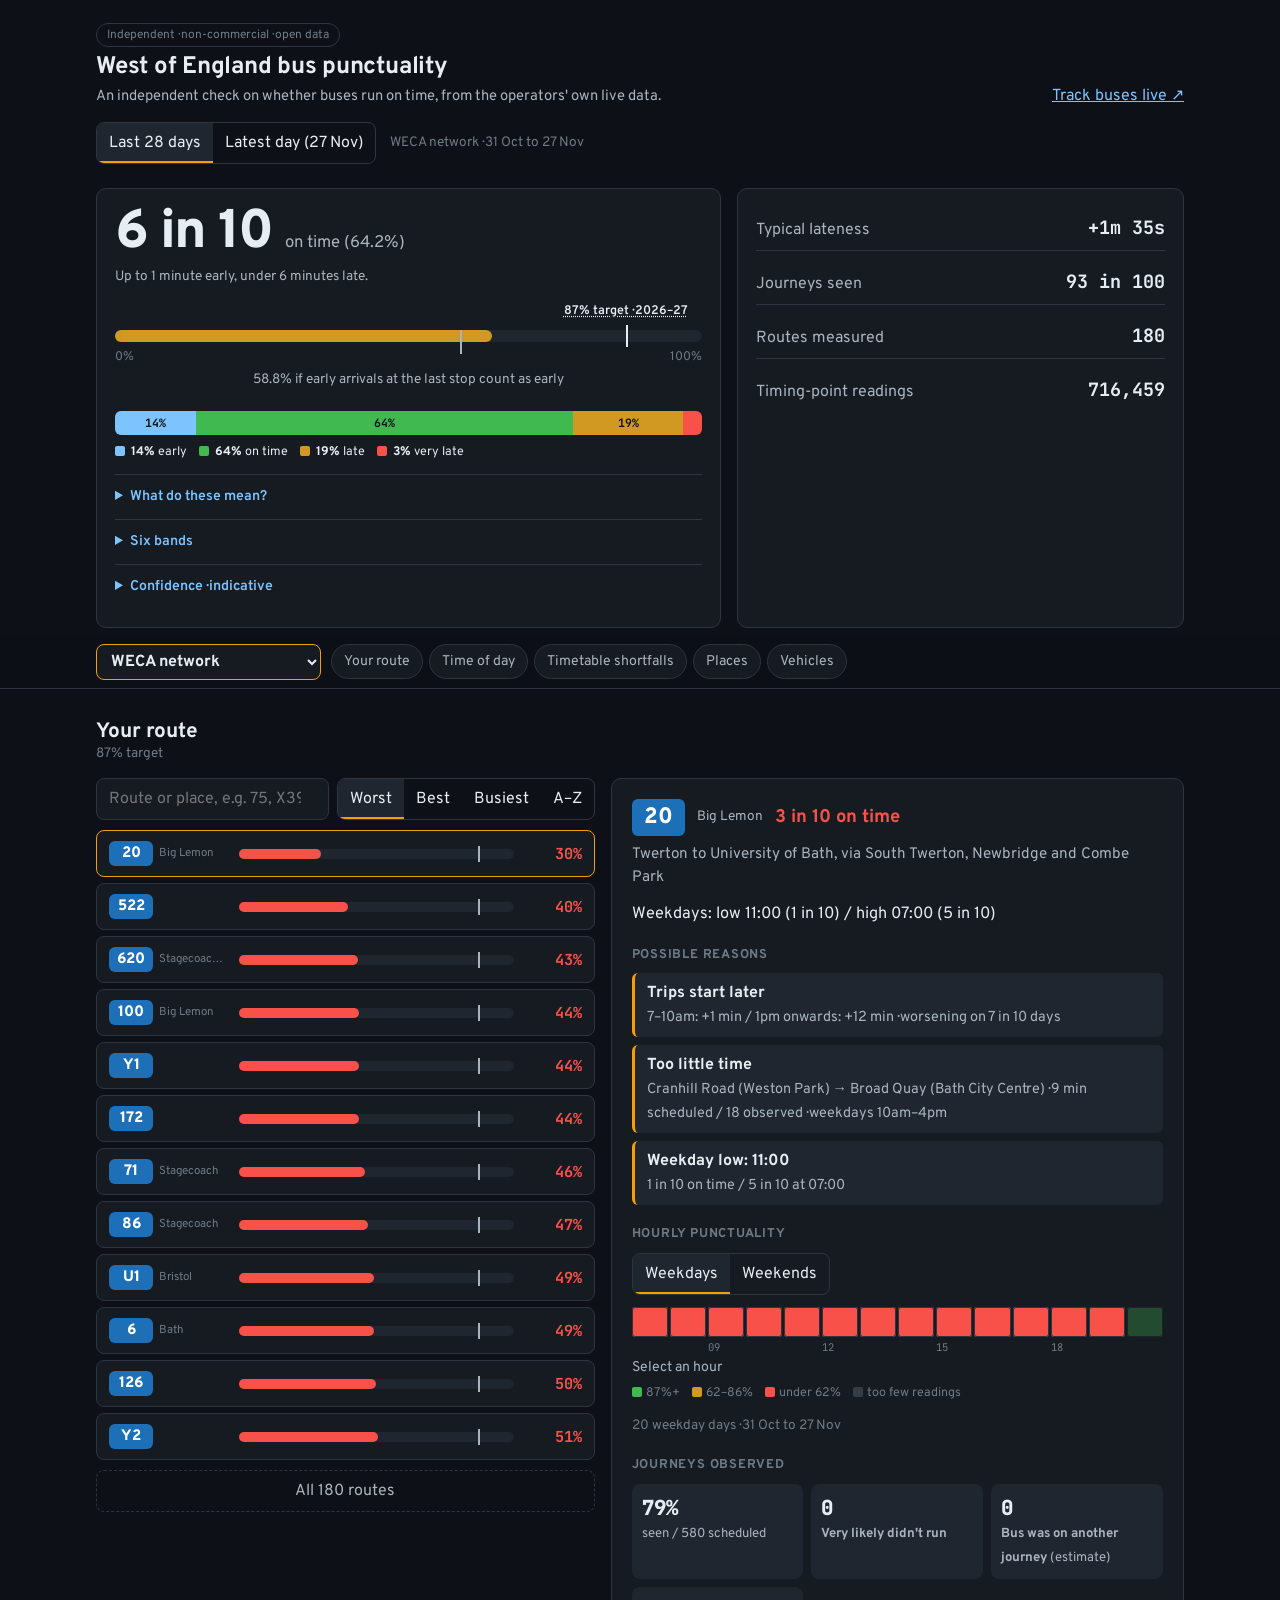
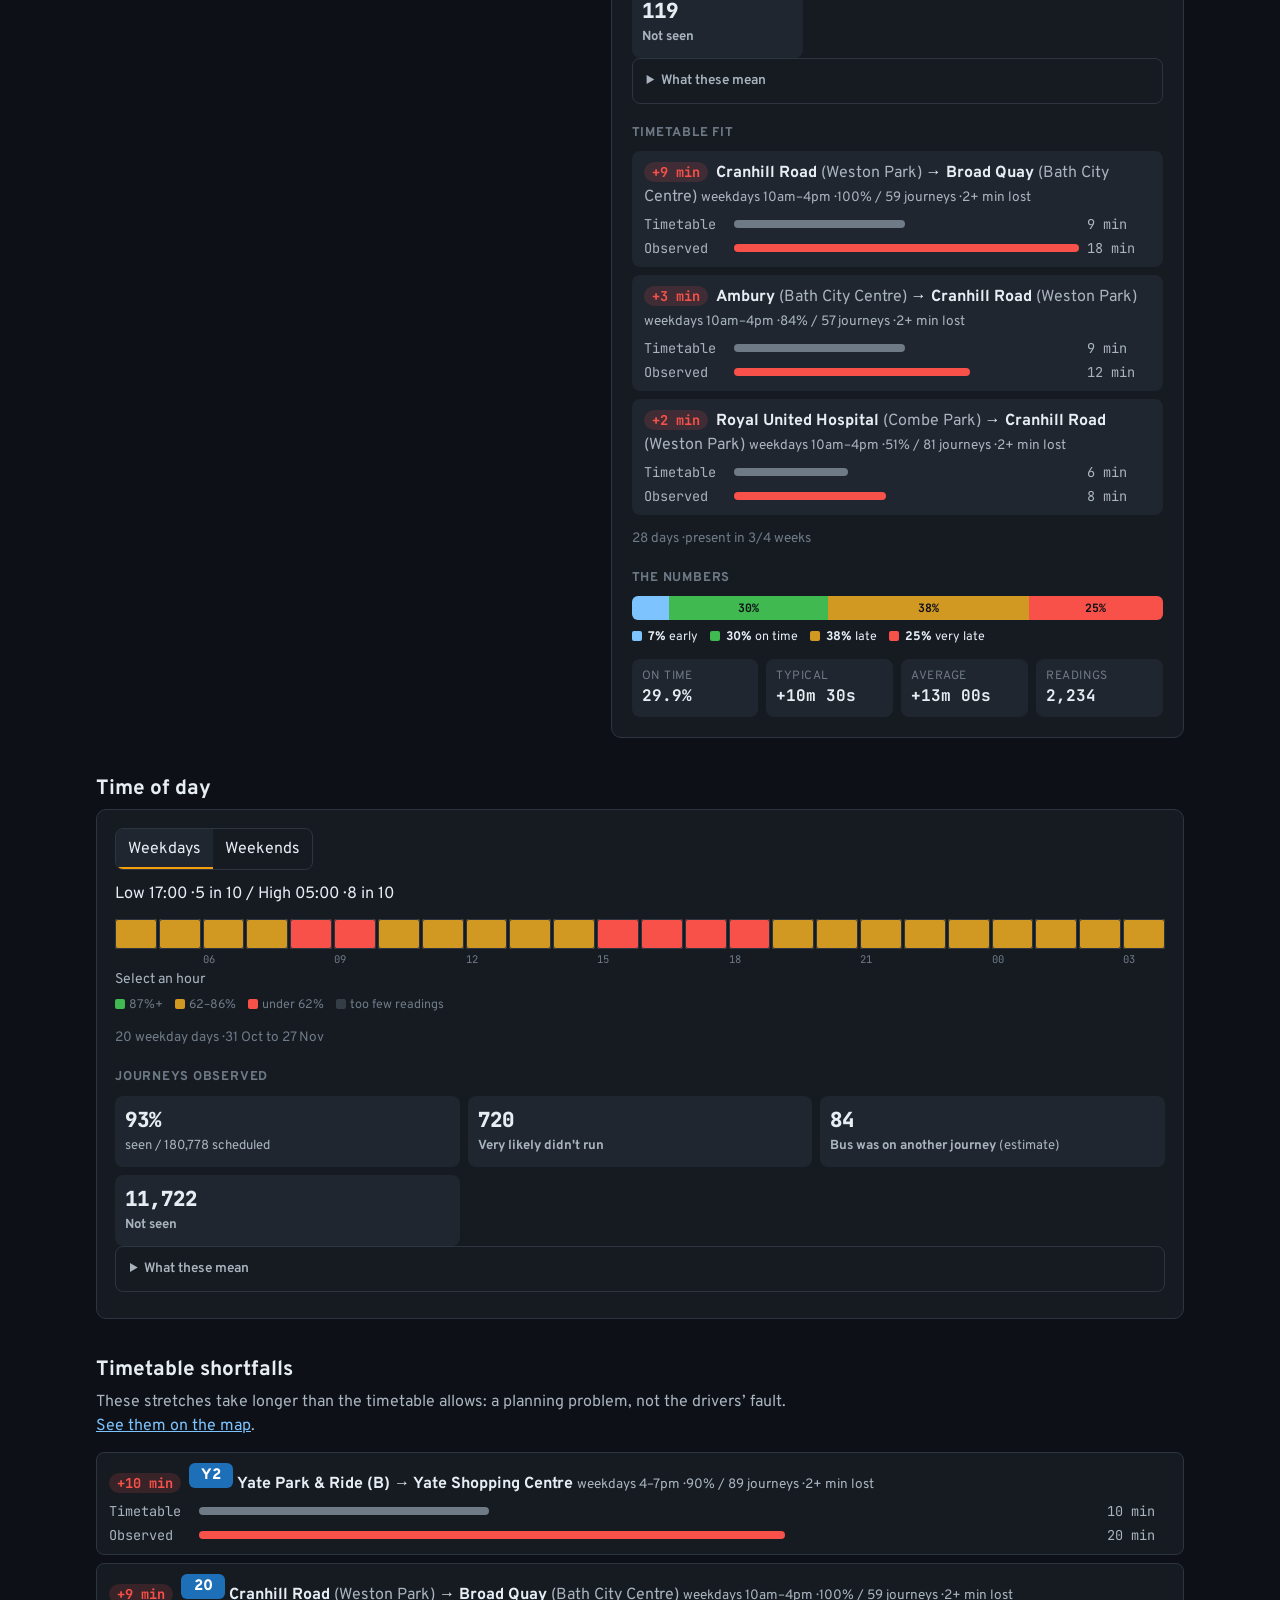
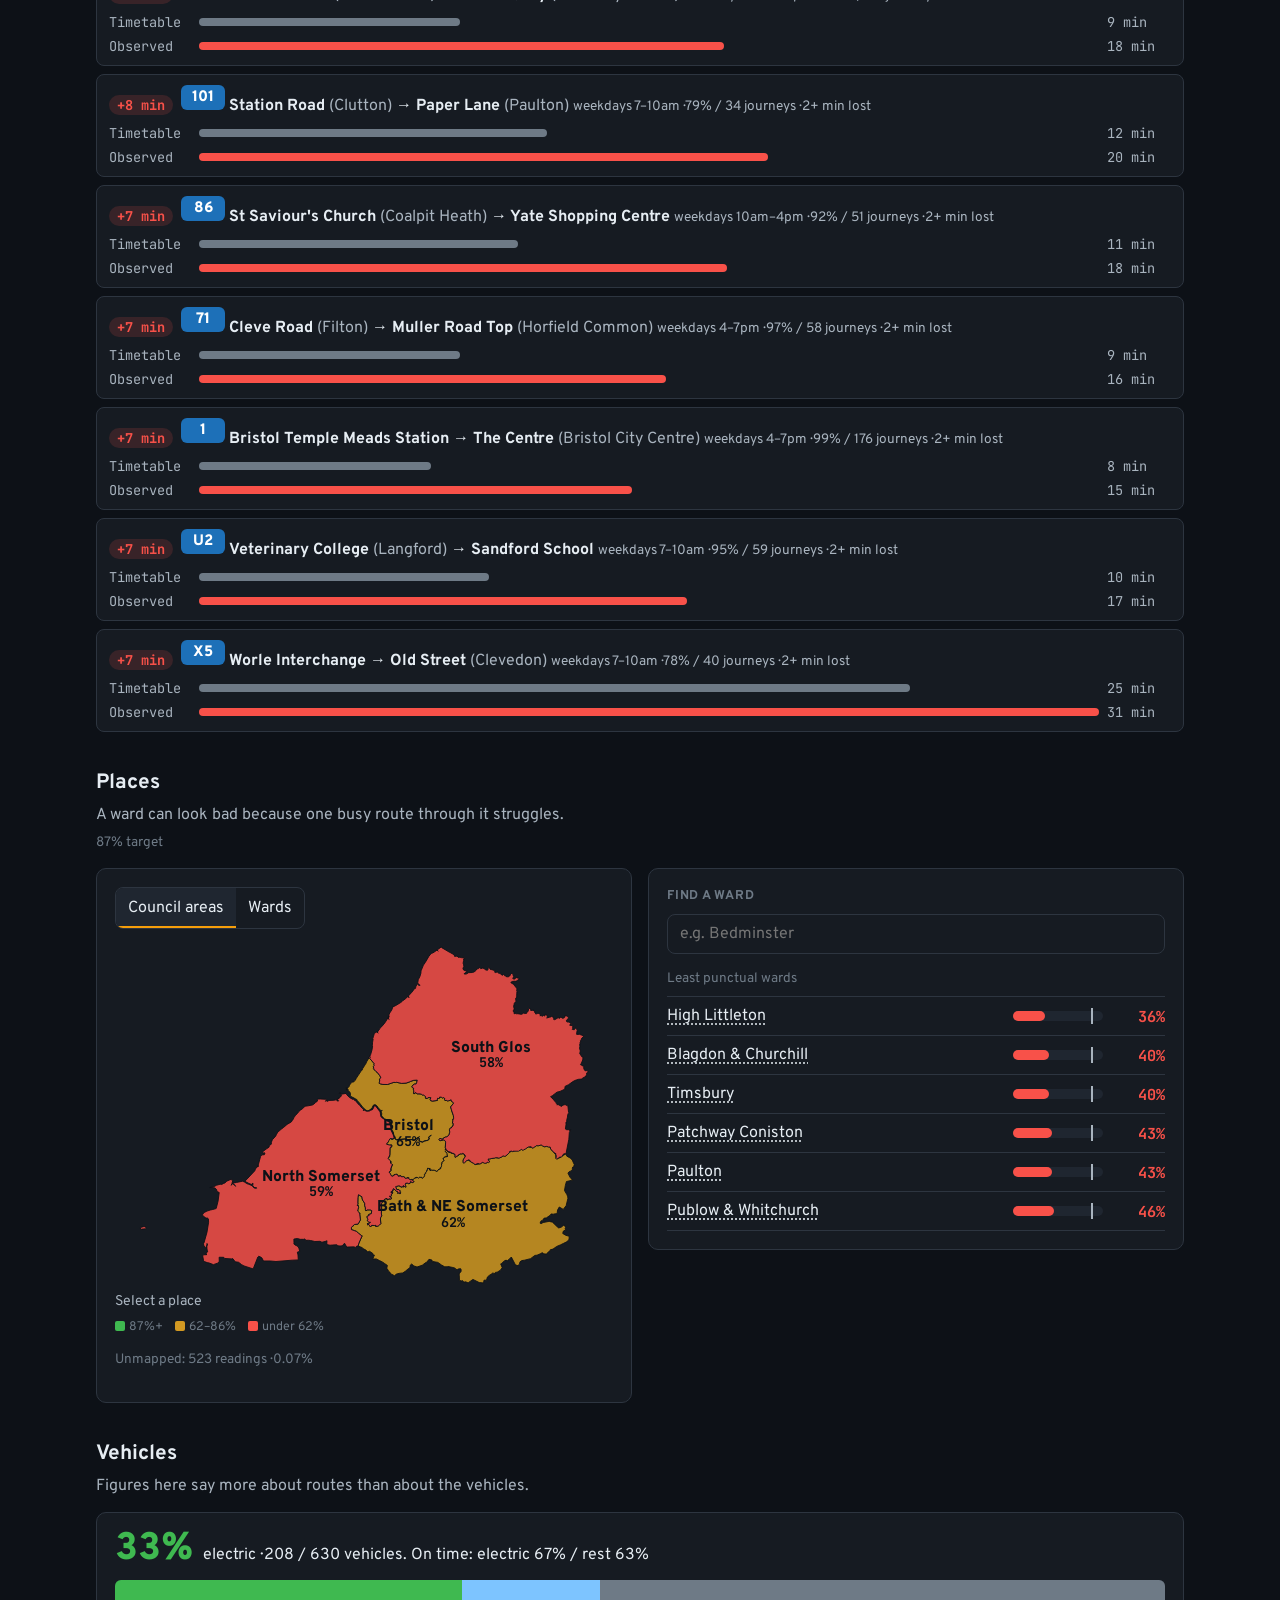
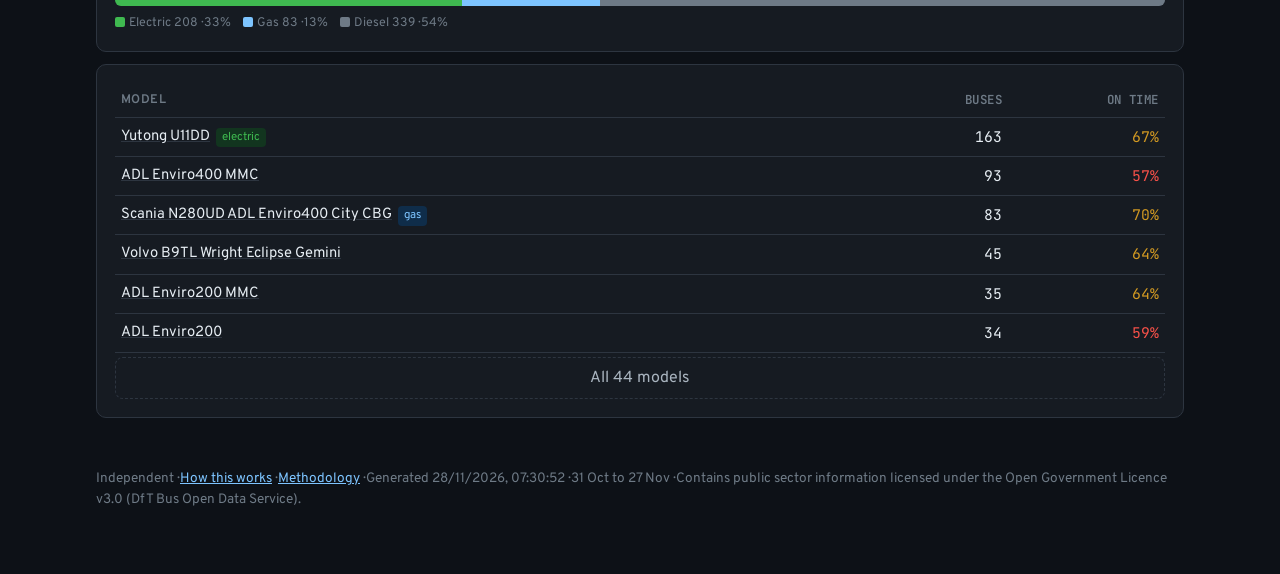
<file: docs/index.html>
<!DOCTYPE html>
<html lang="en-GB">
<head>
<meta charset="utf-8">
<meta name="viewport" content="width=device-width, initial-scale=1">
<title>West of England bus punctuality audit - an independent check on whether buses run on time</title>
<meta name="google-site-verification" content="jJreNS1rfgwbymtiuRrzHCfHi8ZP4BG9JeubNYaZslE">
<meta name="description" content="Independent, open-data check on whether buses in Bristol, Bath and the West of England run on time, by route, area and operator, from the team behind Bristol Bus Bot.">
<link rel="canonical" href="https://bristol-bus-bot.github.io/weca-bus-audit/">
<meta property="og:site_name" content="West of England bus punctuality audit">
<meta property="og:type" content="website">
<meta property="og:locale" content="en_GB">
<meta property="og:title" content="West of England bus punctuality audit">
<meta property="og:description" content="How often do buses in Bristol and the West of England run on time? An independent check from the operators' own live data.">
<meta property="og:url" content="https://bristol-bus-bot.github.io/weca-bus-audit/">
<meta property="og:image" content="https://bristol-bus-bot.github.io/weca-bus-audit/og-card.png">
<meta property="og:image:width" content="1200">
<meta property="og:image:height" content="630">
<meta name="twitter:card" content="summary_large_image">
<link rel="icon" href="favicon.svg" type="image/svg+xml">
<link rel="stylesheet" href="styles.css?v=4e3a1d27ab3c">
</head>
<body>
<a class="skip-link" href="#main-content">Skip to audit results</a>

<div class="wrap">
  <header class="top">
    <div class="brand">
      <div>
        <span class="pill">Independent · non-commercial · open data</span>
        <h1>West of England bus punctuality</h1>
        <p>An independent check on whether buses run on time, from the operators' own live data.</p>
      </div>
      <a class="live-link" href="https://bristolbuses.live/">Track buses live ↗</a>
    </div>
    <div class="controls">
      <div class="seg" id="view-controls" role="group" aria-label="Period" hidden></div>
      <p class="small faint period" id="period-line">Loading…</p>
    </div>
  </header>

  <div id="err" role="alert" aria-live="assertive"></div>

  <div class="hero">
    <div class="card">
      <div class="big"><strong id="h-inten">–</strong><span id="h-pct"></span></div>
      <p class="small on-time-definition">Up to 1 minute early, under 6 minutes late.</p>
      <div class="headline-chart">
        <div class="bar" role="img" id="h-bar">
          <i id="h-fill"></i>
          <b id="h-tgt"><span id="h-tgt-label"></span></b>
          <b id="h-strict" hidden></b>
        </div>
        <div class="bar-labels" aria-hidden="true"><span>0%</span><span>100%</span></div>
        <div id="h-strict-label" class="small" hidden></div>
      </div>
      <div class="headline-split" id="h-split"></div>
      <details class="bands" id="h-bands"><summary>Six bands</summary><div class="bands-body"></div></details>
      <details class="evidence" id="evidence">
        <summary>Confidence</summary>
        <p id="evidence-text"></p>
      </details>
    </div>
    <div class="card stats">
      <div class="stat"><span class="k">Typical lateness</span><span class="v" id="s-median">–</span></div>
      <div class="stat"><span class="k">Journeys seen</span><span class="v" id="s-seen">–</span></div>
      <div class="stat"><span class="k">Routes measured</span><span class="v" id="s-routes">–</span></div>
      <div class="stat"><span class="k">Timing-point readings</span><span class="v" id="s-readings">–</span></div>
    </div>
  </div>
</div>

<nav class="jump" aria-label="Operator and sections">
  <div class="wrap">
    <label class="sr-only" for="operator">Bus operator</label>
    <select id="operator" class="op-select"></select>
    <div class="jump-links">
      <a href="#routes">Your route</a><a href="#time">Time of day</a><a href="#timetable">Timetable shortfalls</a>
      <a href="#places">Places</a><a href="#vehicles">Vehicles</a>
    </div>
  </div>
</nav>

<main id="main-content" class="wrap">
  <section id="routes">
    <h2>Your route</h2>
    <p class="small faint" id="route-target-note"></p>
    <div class="routes">
      <div>
        <div class="route-tools">
          <input type="search" id="q" placeholder="Route or place, e.g. 75, X39, Clevedon" aria-label="Find a route">
          <div class="seg" role="group" aria-label="Sort routes" id="sort">
            <button type="button" data-s="worst" class="on" aria-pressed="true">Worst</button>
            <button type="button" data-s="best" aria-pressed="false">Best</button>
            <button type="button" data-s="busy" aria-pressed="false">Busiest</button>
            <button type="button" data-s="az" aria-pressed="false">A–Z</button>
          </div>
        </div>
        <ul class="route-list" id="list" aria-live="polite"></ul>
        <button class="more" type="button" id="more" hidden></button>
      </div>
      <div class="detail" id="detail" aria-live="polite"></div>
    </div>
  </section>

  <section id="time">
    <h2>Time of day</h2>
    <div class="card" id="net-hours">
      <p class="faint">Loading…</p>
    </div>
  </section>

  <section id="timetable">
    <h2>Timetable shortfalls</h2>
    <p class="intro">These stretches take longer than the timetable allows: a planning problem, not the drivers’ fault. <a href="https://bristolbuses.live/?layer=pinch-points">See them on the map</a>.</p>
    <ol class="fit" id="worst"></ol>
  </section>

  <section id="places">
    <h2>Places</h2>
    <p class="intro">A ward can look bad because one busy route through it struggles.</p>
    <p class="small faint" id="geo-target-note"></p>
    <div class="two">
      <div class="card">
        <div class="seg" role="group" aria-label="Map detail" id="map-mode">
          <button type="button" data-m="area" class="on" aria-pressed="true">Council areas</button>
          <button type="button" data-m="ward" aria-pressed="false">Wards</button>
        </div>
        <svg id="map" class="map" role="img" aria-label="Map of on-time share by place"></svg>
        <p class="strip-detail" id="map-d" aria-live="polite">Select a place</p>
        <div class="legend" id="map-legend"></div>
        <p class="small faint" id="unknown-note"></p>
      </div>
      <div class="card">
        <h3 class="first">Find a ward</h3>
        <input type="search" id="wq" placeholder="e.g. Bedminster" aria-label="Find a ward">
        <ul class="rank" id="wards"></ul>
      </div>
    </div>
  </section>

  <section id="vehicles">
    <h2>Vehicles</h2>
    <p class="intro">Figures here say more about routes than about the vehicles.</p>
    <div class="card glance-card">
      <div class="glance"><strong id="e-share"></strong><span id="e-text"></span></div>
      <div class="fleetbar" id="fleetbar" role="img"></div>
      <div class="legend" id="fleet-legend"></div>
    </div>
    <div class="card">
      <table>
        <thead><tr><th scope="col">Model</th><th scope="col" class="num">Buses</th><th scope="col" class="num">On time</th></tr></thead>
        <tbody id="fleet"></tbody>
      </table>
      <button class="more" type="button" id="fleet-more" hidden></button>
    </div>
  </section>


  <footer class="audit-footer">
    <p>Independent · <a href="https://github.com/bristol-bus-bot/weca-bus-audit/blob/main/README.md">How this works</a> · <a href="https://github.com/bristol-bus-bot/weca-bus-audit/blob/main/AUDIT_METHODOLOGY.md">Methodology</a> · Generated <span id="genat">–</span> · <span id="genday">–</span> · Contains public sector information licensed under the Open Government Licence v3.0 (DfT Bus Open Data Service).</p>
  </footer>
</main>

<script src="app.js?v=4e3a1d27ab3c"></script>
</body>
</html>
</file>
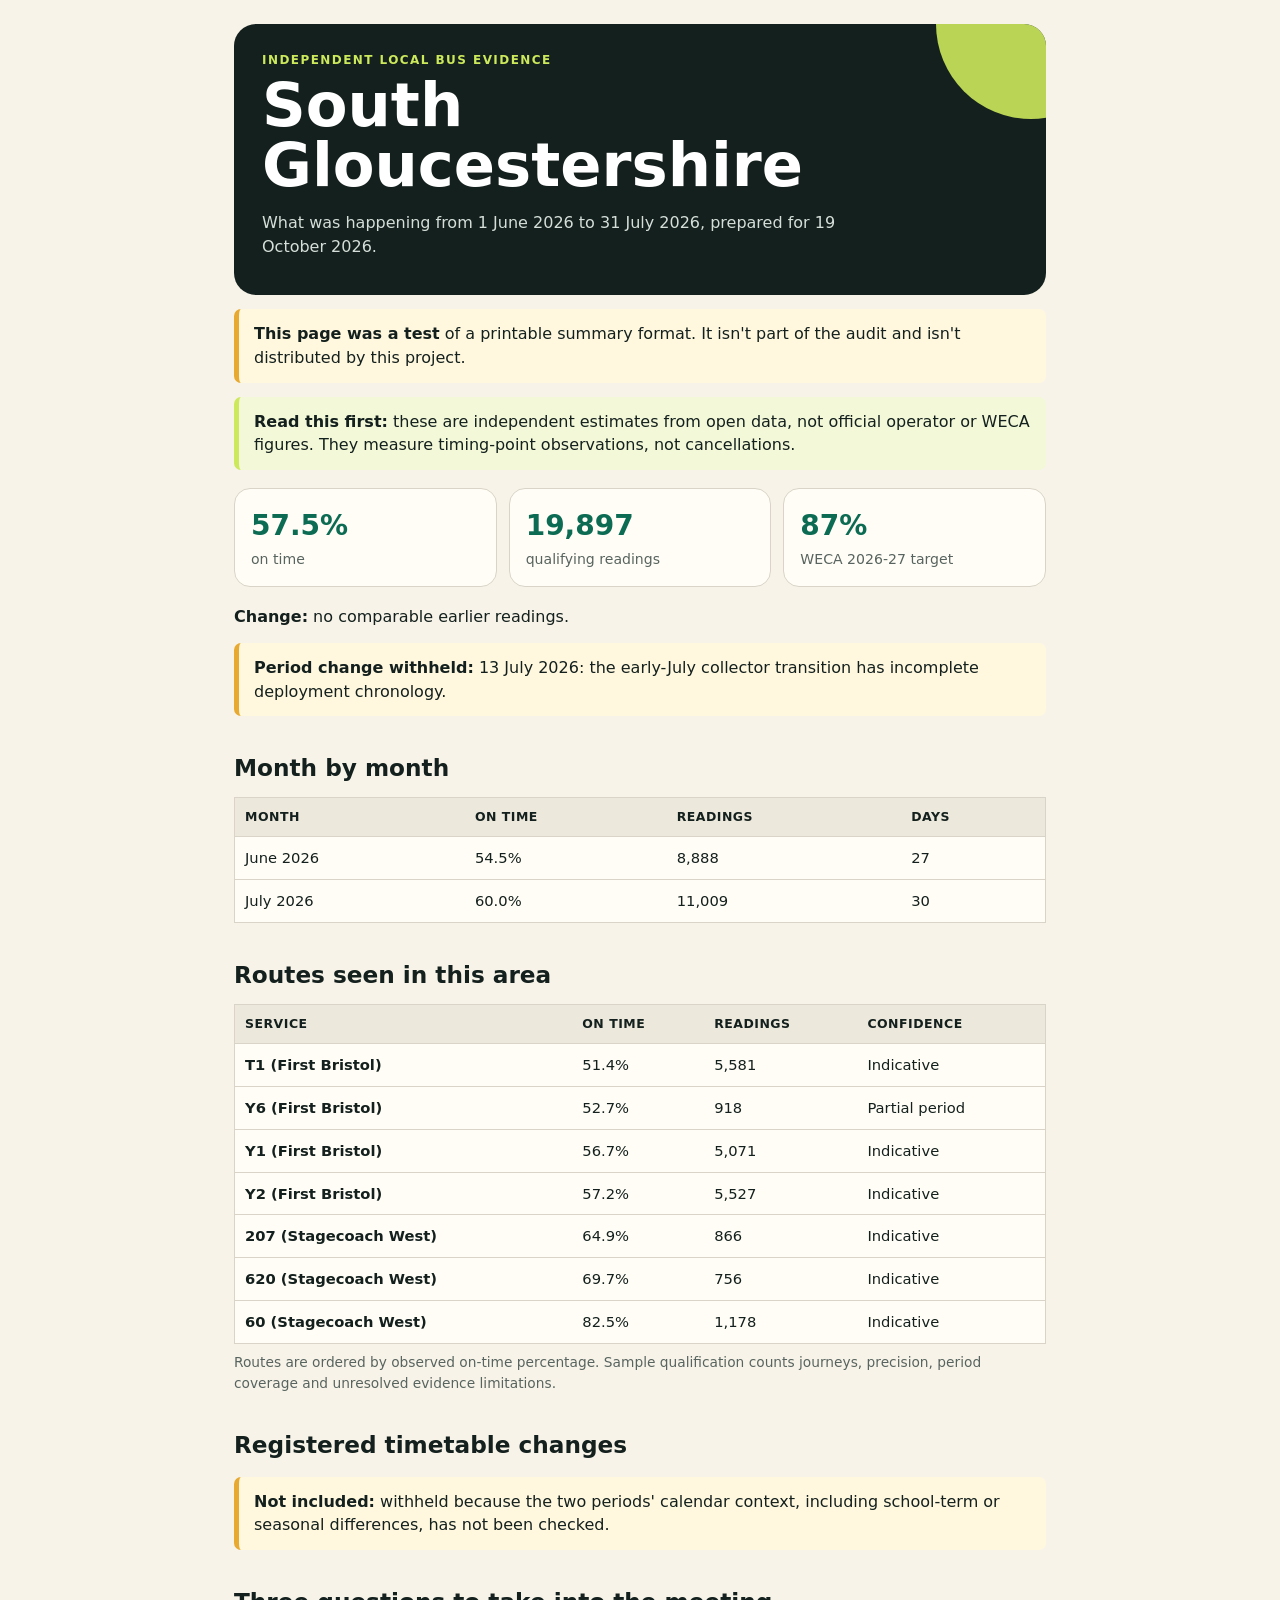
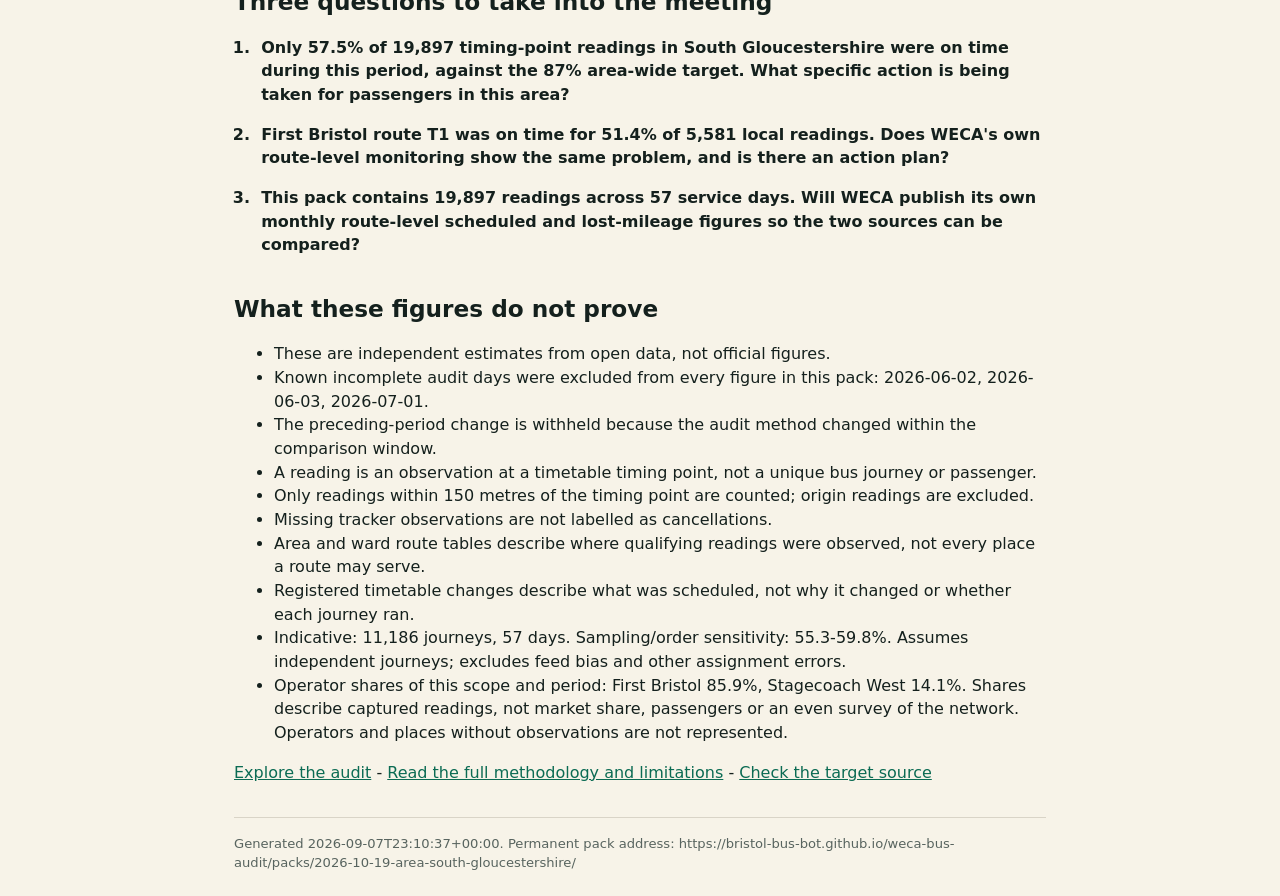
<file: docs/packs/2026-10-19-area-south-gloucestershire/index.html>
<!doctype html>
<html lang="en"><head><meta charset="utf-8">
<meta name="viewport" content="width=device-width,initial-scale=1">
<meta name="robots" content="noindex,nofollow">
<title>Local bus evidence - South Gloucestershire</title>
<style>
:root{--ink:#14201d;--muted:#58645f;--paper:#f7f3e8;--card:#fffdf6;--green:#0b6b53;--lime:#cce85b;--amber:#e7a92f;--red:#b73a3a;--line:#d9d4c7}
*{box-sizing:border-box} body{margin:0;background:var(--paper);color:var(--ink);font:16px/1.48 system-ui,-apple-system,Segoe UI,sans-serif}
main{max-width:860px;margin:auto;padding:24px} header{background:var(--ink);color:white;padding:28px;border-radius:22px;position:relative;overflow:hidden}
header:after{content:"";position:absolute;width:190px;height:190px;border-radius:50%;background:var(--lime);right:-80px;top:-95px;opacity:.9}
.eyebrow{text-transform:uppercase;letter-spacing:.12em;font-size:.75rem;color:var(--lime);font-weight:800} h1{font-size:clamp(2rem,8vw,3.8rem);line-height:.98;margin:.4rem 0 1rem;max-width:650px}
h2{margin:2.2rem 0 .7rem;font-size:1.45rem} p{margin:.55rem 0} .period{color:#d5ded9;max-width:620px} .cards{display:grid;grid-template-columns:repeat(3,1fr);gap:12px;margin:18px 0}
.card{background:var(--card);border:1px solid var(--line);border-radius:16px;padding:16px} .card b{display:block;font-size:1.75rem;color:var(--green)} .card span{color:var(--muted);font-size:.88rem}
.callout,.withheld{border-left:5px solid var(--amber);background:#fff8df;padding:13px 15px;border-radius:7px;margin:14px 0} .callout{border-color:var(--lime);background:#f3f8d9}
table{width:100%;border-collapse:collapse;background:var(--card);border:1px solid var(--line);font-size:.92rem} th,td{text-align:left;padding:10px;border-bottom:1px solid var(--line)} th{background:#ece8dc;font-size:.78rem;text-transform:uppercase;letter-spacing:.04em}
ol.questions{padding-left:1.35rem} ol.questions li{margin:0 0 1rem;padding-left:.35rem;font-weight:650} .note,.small{font-size:.86rem;color:var(--muted)} .links a{color:var(--green)} footer{border-top:1px solid var(--line);margin-top:2rem;padding-top:1rem;color:var(--muted);font-size:.82rem}
@media(max-width:620px){main{padding:12px}header{padding:22px;border-radius:16px}.cards{grid-template-columns:1fr}table{font-size:.82rem}th,td{padding:8px 6px}}
@media print{body{background:white}main{max-width:none;padding:0}header{border-radius:0}.card,table{break-inside:avoid}a{color:inherit}}
</style></head><body><main>
<header><div class="eyebrow">Independent local bus evidence</div>
<h1>South Gloucestershire</h1>
<p class="period">What was happening from 1 June 2026 to 31 July 2026, prepared for 19 October 2026.</p></header>
<div class="withheld"><strong>This page was a test</strong> of a printable summary format. It isn't part of the audit and isn't distributed by this project.</div>
<div class="callout"><strong>Read this first:</strong> these are independent estimates from open data, not official operator or WECA figures. They measure timing-point observations, not cancellations.</div>
<section class="cards"><div class="card"><b>57.5%</b><span>on time</span></div>
<div class="card"><b>19,897</b><span>qualifying readings</span></div>
<div class="card"><b>87%</b><span>WECA 2026-27 target</span></div></section>

<p><strong>Change:</strong> no comparable earlier readings.</p>
<p class="withheld"><strong>Period change withheld:</strong> 13 July 2026: the early-July collector transition has incomplete deployment chronology.</p>
<h2>Month by month</h2><table><thead><tr><th>Month</th><th>On time</th><th>Readings</th><th>Days</th></tr></thead><tbody><tr><td>June 2026</td><td>54.5%</td><td>8,888</td><td>27</td></tr><tr><td>July 2026</td><td>60.0%</td><td>11,009</td><td>30</td></tr></tbody></table>
<h2>Routes seen in this area</h2><table><thead><tr><th>Service</th><th>On time</th><th>Readings</th><th>Confidence</th></tr></thead><tbody><tr><td><strong>T1 (First Bristol)</strong></td><td>51.4%</td><td>5,581</td><td>Indicative</td></tr><tr><td><strong>Y6 (First Bristol)</strong></td><td>52.7%</td><td>918</td><td>Partial period</td></tr><tr><td><strong>Y1 (First Bristol)</strong></td><td>56.7%</td><td>5,071</td><td>Indicative</td></tr><tr><td><strong>Y2 (First Bristol)</strong></td><td>57.2%</td><td>5,527</td><td>Indicative</td></tr><tr><td><strong>207 (Stagecoach West)</strong></td><td>64.9%</td><td>866</td><td>Indicative</td></tr><tr><td><strong>620 (Stagecoach West)</strong></td><td>69.7%</td><td>756</td><td>Indicative</td></tr><tr><td><strong>60 (Stagecoach West)</strong></td><td>82.5%</td><td>1,178</td><td>Indicative</td></tr></tbody></table>
<p class="note">Routes are ordered by observed on-time percentage. Sample qualification counts journeys, precision, period coverage and unresolved evidence limitations.</p>
<h2>Registered timetable changes</h2><p class="withheld"><strong>Not included:</strong> withheld because the two periods&#x27; calendar context, including school-term or seasonal differences, has not been checked.</p>
<h2>Three questions to take into the meeting</h2><ol class="questions"><li>Only 57.5% of 19,897 timing-point readings in South Gloucestershire were on time during this period, against the 87% area-wide target. What specific action is being taken for passengers in this area?</li><li>First Bristol route T1 was on time for 51.4% of 5,581 local readings. Does WECA&#x27;s own route-level monitoring show the same problem, and is there an action plan?</li><li>This pack contains 19,897 readings across 57 service days. Will WECA publish its own monthly route-level scheduled and lost-mileage figures so the two sources can be compared?</li></ol>
<h2>What these figures do not prove</h2><ul><li>These are independent estimates from open data, not official figures.</li><li>Known incomplete audit days were excluded from every figure in this pack: 2026-06-02, 2026-06-03, 2026-07-01.</li><li>The preceding-period change is withheld because the audit method changed within the comparison window.</li><li>A reading is an observation at a timetable timing point, not a unique bus journey or passenger.</li><li>Only readings within 150 metres of the timing point are counted; origin readings are excluded.</li><li>Missing tracker observations are not labelled as cancellations.</li><li>Area and ward route tables describe where qualifying readings were observed, not every place a route may serve.</li><li>Registered timetable changes describe what was scheduled, not why it changed or whether each journey ran.</li><li>Indicative: 11,186 journeys, 57 days. Sampling/order sensitivity: 55.3-59.8%. Assumes independent journeys; excludes feed bias and other assignment errors.</li><li>Operator shares of this scope and period: First Bristol 85.9%, Stagecoach West 14.1%. Shares describe captured readings, not market share, passengers or an even survey of the network. Operators and places without observations are not represented.</li></ul>
<p class="links"><a href="https://bristol-bus-bot.github.io/weca-bus-audit/">Explore the audit</a> - <a href="https://github.com/bristol-bus-bot/weca-bus-audit/blob/main/AUDIT_METHODOLOGY.md">Read the full methodology and limitations</a> - <a href="https://www.westofengland-ca.gov.uk/wp-content/uploads/2025/07/West-of-England-EP-Scheme-V7.0-July-2025.pdf">Check the target source</a></p>
<footer>Generated 2026-09-07T23:10:37+00:00. Permanent pack address: https://bristol-bus-bot.github.io/weca-bus-audit/packs/2026-10-19-area-south-gloucestershire/</footer>
</main></body></html>
</file>
<file: docs/styles.css>
@font-face {
  font-family: "Overpass";
  font-style: normal;
  font-display: swap;
  font-weight: 100 900;
  src: url("fonts/overpass-latin.woff2") format("woff2");
}
@font-face {
  font-family: "JetBrains Mono";
  font-style: normal;
  font-display: swap;
  font-weight: 100 900;
  src: url("fonts/jetbrains-mono-latin.woff2") format("woff2");
}

:root {
  --bg: #0d1117;
  --surface: #161b22;
  --surface-2: #1f2630;
  --line: #2d3540;
  --fg: #e6edf3;
  --fg-2: #a9b4bf;
  --fg-3: #6e7a86;
  --good: #3fb950;
  --warn: #d29922;
  --bad: #f85149;
  --accent: #f59e0b;
  --link: #7dc4ff;
  --r: 10px;
  --sans: "Overpass", -apple-system, BlinkMacSystemFont, "Segoe UI", Roboto, Helvetica, Arial, sans-serif;
  --mono: "JetBrains Mono", ui-monospace, SFMono-Regular, Menlo, Consolas, monospace;
}

* { box-sizing: border-box; }
html { scroll-behavior: smooth; }
@media (prefers-reduced-motion: reduce) { html { scroll-behavior: auto; } }
body { margin: 0; background: var(--bg); color: var(--fg); font: 16px/1.5 var(--sans); }
a { color: var(--link); }
button { font: inherit; color: inherit; }
button:focus-visible, a:focus-visible, input:focus-visible, select:focus-visible, summary:focus-visible, .strip li:focus-visible {
  outline: 3px solid var(--accent); outline-offset: 2px;
}
.wrap { max-width: 1120px; margin: 0 auto; padding: 0 16px; }
.sr-only { position: absolute; width: 1px; height: 1px; padding: 0; margin: -1px; overflow: hidden; clip: rect(0 0 0 0); white-space: nowrap; border: 0; }
.skip-link { position: fixed; left: 12px; top: 12px; z-index: 1000; transform: translateY(-160%); padding: 9px 12px; border-radius: 6px; color: var(--bg); background: var(--fg); }
.skip-link:focus { transform: translateY(0); }
#err { display: none; margin: 12px 0; padding: 12px 14px; border: 1px solid var(--bad); border-radius: 8px; color: var(--fg); background: rgba(248, 81, 73, 0.1); }

/* Header */
header.top { padding: 22px 0 8px; }
.brand { display: flex; flex-wrap: wrap; align-items: flex-end; justify-content: space-between; gap: 8px; }
.brand h1 { margin: 6px 0 0; font-size: 1.5rem; line-height: 1.2; letter-spacing: -0.01em; }
.brand p { margin: 4px 0 0; color: var(--fg-2); font-size: 0.92rem; }
.pill { display: inline-block; padding: 2px 10px; border: 1px solid var(--line); border-radius: 999px; color: var(--fg-3); font-size: 0.75rem; }
.live-link { white-space: nowrap; }
.controls { display: flex; flex-wrap: wrap; gap: 8px 14px; align-items: center; margin-top: 14px; }
.period { margin: 0; }
select, .seg button, input[type=search] {
  min-height: 40px; border: 1px solid var(--line); border-radius: 8px; background: var(--surface); color: var(--fg); padding: 6px 12px; font: inherit;
}
input[type=search] { width: 100%; }
.seg { display: inline-flex; border: 1px solid var(--line); border-radius: 8px; overflow: hidden; }
.seg button { border: 0; border-radius: 0; background: transparent; cursor: pointer; }
.seg button.on { background: var(--surface-2); box-shadow: inset 0 -2px 0 var(--accent); }

/* Headline */
.hero { display: grid; grid-template-columns: 1.4fr 1fr; gap: 16px; margin: 16px 0 8px; }
.card { background: var(--surface); border: 1px solid var(--line); border-radius: var(--r); padding: 18px; }
.big { display: flex; align-items: baseline; gap: 12px; flex-wrap: wrap; }
.big strong { font: 800 3.4rem/1 var(--sans); letter-spacing: -0.03em; }
.big span { color: var(--fg-2); font-size: 1.05rem; }
.hero p.lead { margin: 10px 0 14px; font-size: 1.05rem; }
.bar { position: relative; height: 12px; border-radius: 6px; background: var(--surface-2); }
.bar i { position: absolute; inset: 0 auto 0 0; border-radius: 6px; width: 0; }
.bar b { position: absolute; top: -5px; bottom: -5px; width: 2px; background: var(--fg); }
.bar-labels { display: flex; justify-content: space-between; color: var(--fg-3); font-size: 0.78rem; margin-top: 6px; }
.on-time-definition { margin: 6px 0 0; font-size: 0.8rem; }
.headline-chart { padding-top: 42px; margin-bottom: 20px; }
#h-tgt span { position: absolute; left: 0; bottom: 27px; width: max-content; max-width: 275px; text-align: center; font: 600 0.78rem/1.3 var(--sans); }
#h-tgt span a { color: var(--fg); text-decoration: underline dotted; }
#h-strict { background: var(--fg-2); top: 0; bottom: -12px; }
#h-strict[hidden] { display: none; }
#h-strict-label { margin-top: 4px; text-align: center; }
.hero details { background: transparent; border: 0; border-top: 1px solid var(--line); border-radius: 0; margin: 0; padding: 0; font-size: 0.88rem; }
.hero details > summary { min-height: 44px; padding: 11px 0; color: var(--link); }
.hero details[open] { padding-bottom: 12px; }
.hero details > p, .hero details > ul { margin-top: 0; }
.stats { display: grid; grid-template-columns: 1fr; gap: 10px; align-content: start; }
.stat { display: flex; justify-content: space-between; align-items: baseline; gap: 12px; border-bottom: 1px solid var(--line); padding: 8px 0; }
.stat:last-child { border-bottom: 0; }
.stat .k { color: var(--fg-2); }
.stat .v { font: 700 1.15rem var(--mono); }
.small { font-size: 0.85rem; color: var(--fg-2); }
.faint { color: var(--fg-3); }

/* The bar that stays at the top: operator picker, then section links */
nav.jump { position: sticky; top: 0; z-index: 5; background: rgba(13, 17, 23, 0.92); backdrop-filter: blur(6px);
  border-bottom: 1px solid var(--line); margin: 8px 0 0; }
nav.jump .wrap { display: flex; align-items: center; gap: 10px; padding-top: 8px; padding-bottom: 8px; }
.op-select { flex: none; max-width: 46vw; min-height: 36px; padding: 4px 10px; font-weight: 700; border-color: var(--accent); cursor: pointer; }
.jump-links { display: flex; gap: 6px; overflow-x: auto; scrollbar-width: none; min-width: 0; }
.jump-links::-webkit-scrollbar { display: none; }
.jump-links a { flex: none; padding: 6px 12px; border-radius: 999px; background: var(--surface); border: 1px solid var(--line);
  color: var(--fg-2); text-decoration: none; font-size: 0.88rem; white-space: nowrap; }
.jump-links a:hover { color: var(--fg); }

section { padding: 28px 0 8px; scroll-margin-top: 60px; }
section > h2 { margin: 0 0 4px; font-size: 1.3rem; }
section > p.intro { margin: 0 0 14px; color: var(--fg-2); max-width: 70ch; }
section > p.small { margin: -8px 0 14px; }

/* Routes */
.routes { display: grid; grid-template-columns: minmax(0, 1fr) minmax(0, 1.15fr); gap: 16px; align-items: start; }
.route-tools { display: flex; flex-wrap: wrap; gap: 8px; margin-bottom: 10px; }
.route-tools input { flex: 1 1 220px; width: auto; }
.route-list { list-style: none; margin: 0; padding: 0; }
.route-row { display: grid; grid-template-columns: 118px 1fr 56px; align-items: center; gap: 12px; width: 100%;
  padding: 10px 12px; margin: 0 0 6px; border: 1px solid var(--line); border-radius: 8px; background: var(--surface); cursor: pointer; text-align: left; }
.route-row:hover, .route-row.sel { border-color: var(--accent); }
.route-row.lim { opacity: 0.55; }
.badge { display: inline-block; min-width: 44px; padding: 3px 8px; border-radius: 6px; background: #1d70b8; color: #fff;
  font: 800 0.95rem var(--sans); text-align: center; overflow: hidden; text-overflow: ellipsis; white-space: nowrap; max-width: 76px; }
.badge.big { font-size: 1.4rem; padding: 4px 12px; max-width: none; }
.rname { display: flex; align-items: center; gap: 6px; min-width: 0; }
.rname small { color: var(--fg-3); font-size: 0.72rem; line-height: 1.15; overflow: hidden; text-overflow: ellipsis; white-space: nowrap; }
.mini { position: relative; height: 10px; border-radius: 5px; background: var(--surface-2); }
.mini i { position: absolute; inset: 0 auto 0 0; border-radius: 5px; }
.mini b { position: absolute; top: -3px; bottom: -3px; width: 2px; background: var(--fg-2); }
.pct { font: 700 0.95rem var(--mono); text-align: right; }
.more { width: 100%; min-height: 42px; margin-top: 4px; border: 1px dashed var(--line); border-radius: 8px; background: transparent; color: var(--fg-2); cursor: pointer; }
.empty { color: var(--fg-2); padding: 30px 10px; text-align: center; list-style: none; }

.detail { position: sticky; top: 64px; }
.detail .card { padding: 20px; }
.detail-head { display: flex; align-items: center; gap: 12px; flex-wrap: wrap; }
.detail-head .verdict { font-size: 1.15rem; font-weight: 700; }
.tag { display: inline-block; font-size: 0.72rem; padding: 1px 6px; border-radius: 4px; background: #12351f; color: var(--good); margin-left: 6px; }
.tag.gas { background: #0f2d4a; color: var(--link); }
.tag.freq { background: #3b2a06; color: #ffd58a; margin-left: 0; }
.close { display: none; margin-left: auto; min-height: 40px; padding: 0 14px; border: 1px solid var(--line); border-radius: 8px; background: var(--surface-2); cursor: pointer; }
.summary { margin: 12px 0 4px; font-size: 1.02rem; }
h3 { font-size: 0.8rem; text-transform: uppercase; letter-spacing: 0.06em; color: var(--fg-3); margin: 20px 0 8px; }
h3.first { margin-top: 0; }
.reasons { display: grid; gap: 8px; }
.reason { border-left: 3px solid var(--accent); background: var(--surface-2); border-radius: 6px; padding: 8px 12px; }
.reason strong { display: block; }
.reason span { color: var(--fg-2); font-size: 0.9rem; }
.reason.none { border-left-color: var(--fg-3); }
.strip { display: flex; gap: 2px; list-style: none; padding: 0 0 18px; margin: 12px 0 0; }
.strip li { position: relative; flex: 1 1 0; min-width: 0; height: 30px; border-radius: 3px; box-shadow: inset 0 0 0 1px var(--line); cursor: pointer; }
.strip li.low { opacity: 0.3; }
.strip li.picked { box-shadow: inset 0 0 0 2px var(--fg); }
.strip li .tick { position: absolute; top: 33px; left: 0; font: 0.66rem var(--mono); color: var(--fg-3); }
.strip-detail { min-height: 1.4em; color: var(--fg-2); font-size: 0.88rem; margin: 2px 0 0; }
.legend { display: flex; gap: 4px 12px; flex-wrap: wrap; font-size: 0.78rem; color: var(--fg-3); margin-top: 6px; }
.legend i { display: inline-block; width: 10px; height: 10px; border-radius: 2px; margin-right: 4px; vertical-align: -1px; }
.turnup { display: grid; grid-template-columns: repeat(3, 1fr); gap: 8px; }
.turnup div { background: var(--surface-2); border-radius: 8px; padding: 10px; }
.turnup b { display: block; font: 800 1.3rem var(--mono); }
.turnup span { color: var(--fg-2); font-size: 0.82rem; }
.fit { list-style: none; padding: 0; margin: 0; display: grid; gap: 8px; }
.fit li { background: var(--surface-2); border-radius: 8px; padding: 10px 12px; }
#worst li { background: var(--surface); border: 1px solid var(--line); }
.fit .mins { display: grid; grid-template-columns: 82px 1fr 64px; align-items: center; gap: 8px; margin-top: 6px; font: 0.85rem var(--mono); color: var(--fg-2); }
.fit .mins .track { height: 8px; }
.fit .mins .tt, .fit .mins .ty { display: block; height: 8px; border-radius: 4px; }
.fit .mins .tt { background: var(--fg-3); }
.fit .mins .ty { background: var(--bad); }
.fit .mins .ty.slack { background: var(--link); }
.numbers { display: grid; grid-template-columns: repeat(4, 1fr); gap: 8px; }
.numbers div { background: var(--surface-2); border-radius: 8px; padding: 8px 10px; }
.numbers .k { display: block; color: var(--fg-3); font-size: 0.75rem; text-transform: uppercase; letter-spacing: 0.04em; }
.numbers .v { font: 700 1rem var(--mono); }

/* Places and vehicles */
.two { display: grid; grid-template-columns: 1fr 1fr; gap: 16px; align-items: start; }
.map { display: block; width: 100%; max-width: 460px; height: auto; margin: 12px auto 0; touch-action: manipulation; }
/* Sizes are in map units: the map is 600 units wide, so on a phone they halve. */
.map text { fill: #0d1117; font: 800 21px var(--sans); text-anchor: middle; pointer-events: none; }
.map text.sub { font: 700 18px var(--mono); }
.map path { stroke: var(--bg); stroke-width: 1.2; cursor: pointer; }
.map circle { stroke: var(--bg); stroke-width: 1; cursor: pointer; }
.map .picked { stroke: var(--fg); stroke-width: 2.5; }
#wq { margin-bottom: 8px; }
.rank { list-style: none; margin: 0; padding: 0; }
.rank li { display: grid; grid-template-columns: 1fr 90px 52px; gap: 10px; align-items: center; padding: 7px 0; border-bottom: 1px solid var(--line); }
.rank li:last-child { border-bottom: 0; }
.rank li.lim { opacity: 0.55; }
.rank li.note { display: block; }
.rank li.ward-why { display: block; padding-top: 0; color: var(--fg-2); font-size: 0.88rem; }
.rank li.ward-why[hidden] { display: none; }
.ward-name, .ward-route { font: inherit; color: inherit; background: none; border: 0; padding: 0; cursor: pointer; text-align: left; }
.ward-name { text-decoration: underline dotted; text-underline-offset: 3px; }
.ward-route { text-decoration: underline; font-weight: 600; }
.glance-card { margin-bottom: 12px; }
.glance { display: flex; align-items: baseline; gap: 10px; flex-wrap: wrap; }
.glance strong { font: 800 2.4rem/1 var(--sans); color: var(--good); }
.glance strong.none { color: var(--fg-3); }
.fleetbar { display: flex; height: 26px; border-radius: 6px; overflow: hidden; margin: 10px 0 8px; background: var(--surface-2); }
.fleetbar i { display: block; height: 100%; }
table { width: 100%; border-collapse: collapse; }
th, td { text-align: left; padding: 8px 6px; border-bottom: 1px solid var(--line); font-size: 0.92rem; }
th { color: var(--fg-3); font-weight: 600; font-size: 0.78rem; text-transform: uppercase; letter-spacing: 0.04em; }
td.num, th.num { text-align: right; font-family: var(--mono); }
td a { color: var(--fg); text-decoration-color: var(--line); }
td a:hover { text-decoration-color: var(--fg-2); }

/* About */
.callout { border-left: 3px solid var(--accent); background: var(--surface); border-radius: 6px; padding: 12px 14px; margin: 8px 0 12px; }
details { background: var(--surface); border: 1px solid var(--line); border-radius: 8px; padding: 12px 14px; margin: 0 0 8px; }
details summary { cursor: pointer; font-weight: 600; }
details p, details ul { margin: 10px 0 0; color: var(--fg-2); }
.audit-footer { color: var(--fg-3); font-size: 0.85rem; padding: 30px 0 50px; }

/* Phones and small tablets: the route detail becomes a full-screen sheet */
@media (max-width: 860px) {
  .hero, .routes, .two { grid-template-columns: 1fr; }
  .detail { position: fixed; inset: 0; z-index: 20; background: var(--bg); overflow-y: auto; padding: 12px; display: none; }
  .detail.open { display: block; }
  body.sheet-open { overflow: hidden; }
  .close { display: inline-block; }
  .big strong { font-size: 2.8rem; }
  .numbers { grid-template-columns: repeat(2, 1fr); }
  .route-row { grid-template-columns: 108px 1fr 50px; }
}
@media (max-width: 420px) {
  .turnup { grid-template-columns: 1fr; }
  .fit .mins { grid-template-columns: 76px 1fr 56px; }
}

/* Route panel: how the arrivals split (planning #83) */
.split { display: flex; height: 24px; border-radius: 6px; overflow: hidden; background: var(--surface-2); margin: 4px 0 8px; }
.split i { display: block; height: 100%; text-align: center; font: 700 0.72rem/24px var(--mono); color: var(--bg); }
.split .early, .split-legend .early { background: var(--link); }
.split .ontime, .split-legend .ontime { background: var(--good); }
.split .late, .split-legend .late { background: var(--warn); }
.split .verylate, .split-legend .verylate { background: var(--bad); }
/* Six bands (#124): the four colours, lighter and darker. */
.split .early5, .split-legend .early5 { background: var(--link); }
.split .early1, .split-legend .early1 { background: var(--link); opacity: 0.55; }
.split .late6, .split-legend .late6 { background: var(--warn); opacity: 0.6; }
.split .late10, .split-legend .late10 { background: var(--warn); }
.split .late20, .split-legend .late20 { background: var(--bad); }
.split-legend { list-style: none; margin: 0 0 12px; padding: 0; display: flex; flex-wrap: wrap; gap: 4px 12px; font-size: 0.78rem; }
.split-legend li { white-space: nowrap; }
.six + .split-legend { display: grid; grid-template-columns: repeat(3, auto); gap: 4px; font-size: 0.73rem; }
.split-legend i { display: inline-block; width: 10px; height: 10px; border-radius: 2px; margin-right: 6px; vertical-align: -1px; }
.six + .split-legend i { width: 7px; height: 7px; margin-right: 3px; }
@media (max-width: 350px) {
  .six + .split-legend li { white-space: normal; }
}
/* Minutes lost or spare, leading each stretch */
.pill-gap { display: inline-block; padding: 1px 8px; border-radius: 999px; background: rgba(248, 81, 73, 0.15); color: var(--bad); font: 700 0.85rem var(--mono); margin-right: 4px; }
.pill-gap.spare { background: rgba(125, 196, 255, 0.15); color: var(--link); }
/* A stop's town, lighter than its name */
.place { color: var(--fg-2); font-weight: 400; }

/* Where the route goes (planning #87) */
.route-desc { margin: 8px 0 0; color: var(--fg-2); font-size: 0.95rem; }
</file>
